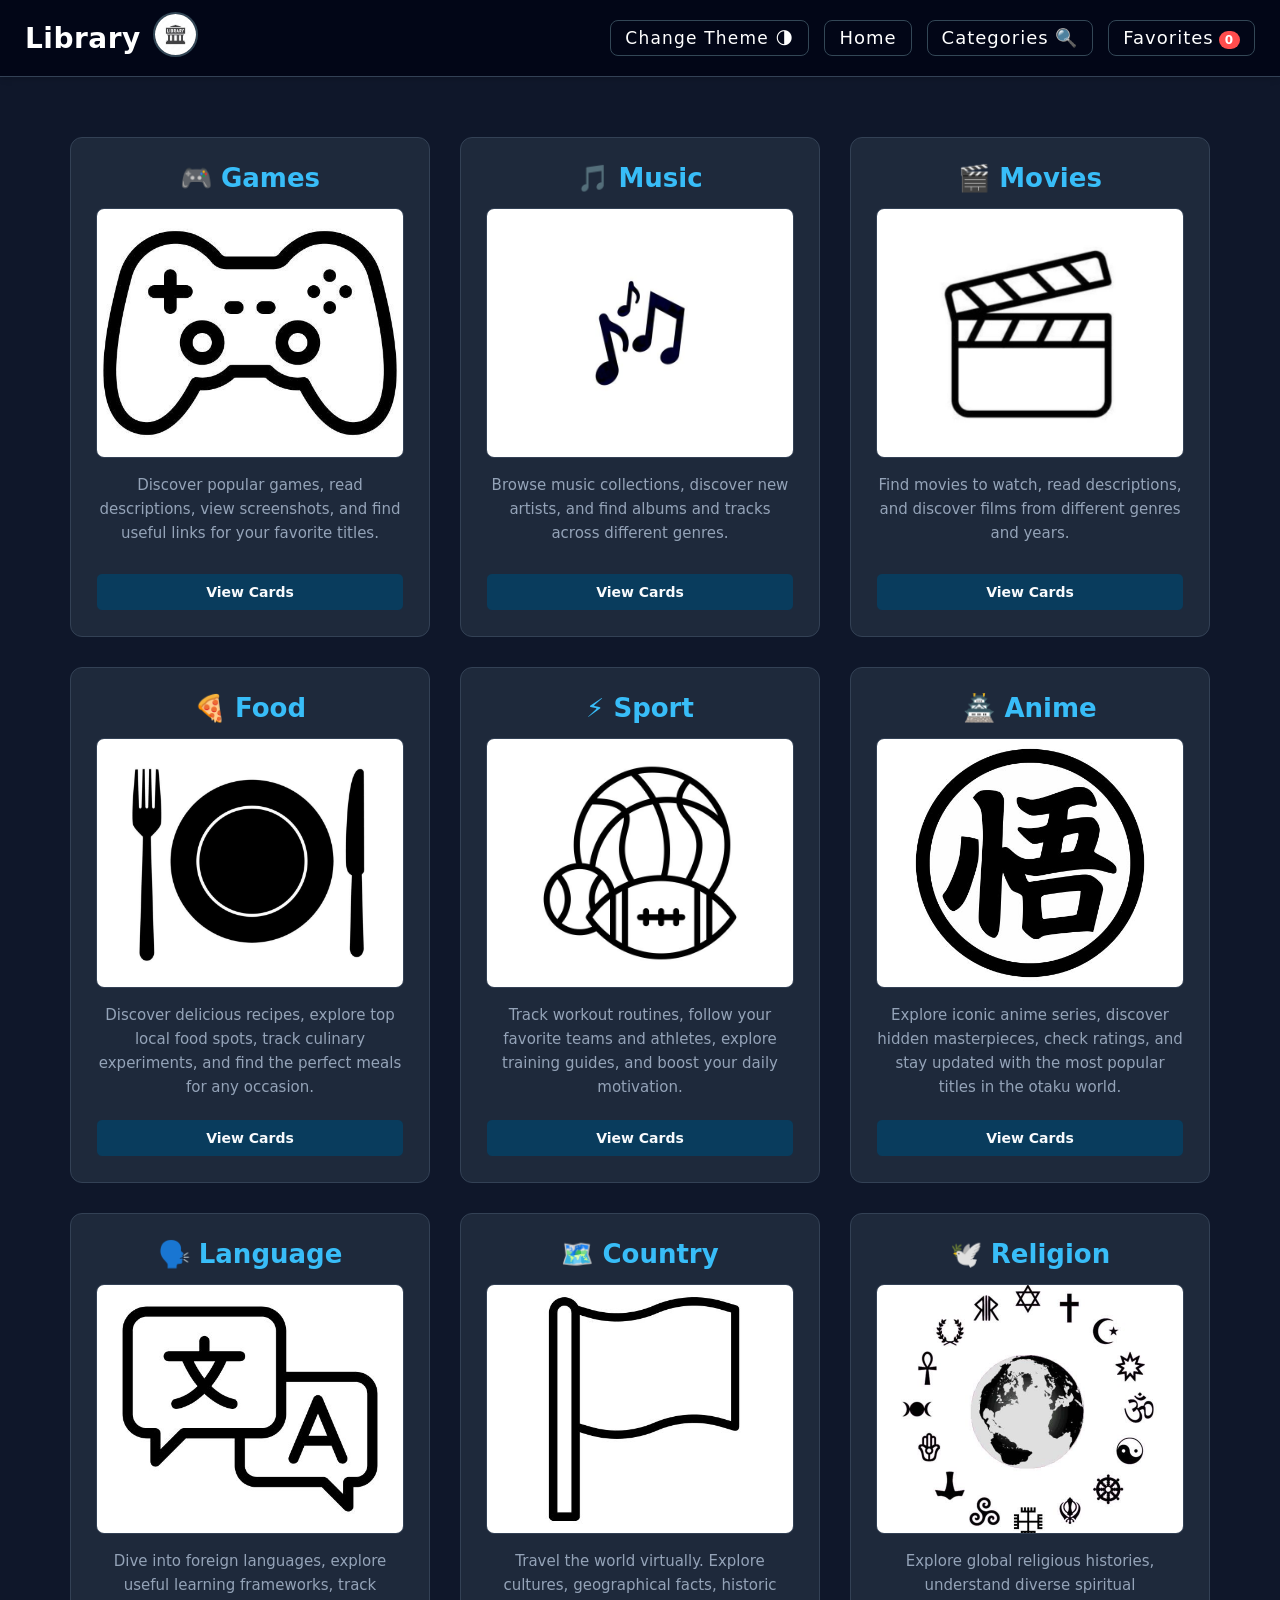
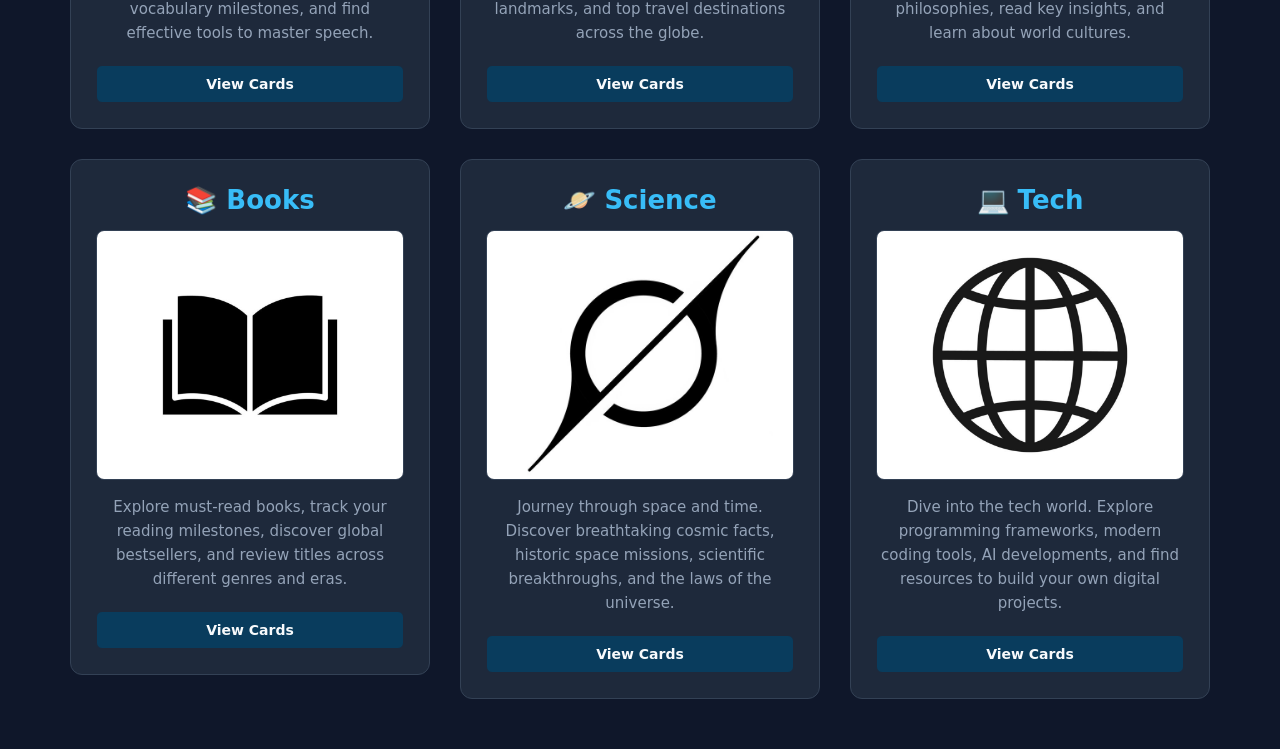
<file: index.html>
<!DOCTYPE html>
<html lang="en">

<head>
    <meta charset="UTF-8">
    <meta name="viewport" content="width=device-width, initial-scale=1.0">
    <title>Library - Main Menu</title>
    <link rel="stylesheet" href="style.css">
</head>

<body>
    <nav id="navbar">
        <div class="logo">
            <h1><a href="index.html">Library</a></h1>
            <a href="index.html"><img src="lib.jpg" alt="Library Icon"></a>
        </div>
        <div class="nav-links">
            <button id="theme-toggle" class="btn-theme">Change Theme 🌗</button>
            <a href="index.html">Home</a>
            <a href="#" id="search-btn">Categories 🔍</a>
            <a href="#" class="fav-link">Favorites<span id="fav-count">0</span></a>
        </div>
    </nav>

    <div id="search-dropdown" class="dropdown-hidden">
        <div class="dropdown-content">
            <h3>Quick Navigation</h3>
            <div class="tags-grid">
                <a href="games.html" class="tag-item">🎮 Games</a>
                <a href="music.html" class="tag-item">🎵 Music</a>
                <a href="movie.html" class="tag-item">🎬 Movies</a>
                <a href="food.html" class="tag-item">🍕 Food</a>
                <a href="sport.html" class="tag-item">⚡ Sport</a>
                <a href="anime.html" class="tag-item">🏯 Anime</a>
                <a href="language.html" class="tag-item">🗣️ Language</a>
                <a href="country.html" class="tag-item">🗺️ Country</a>
                <a href="religion.html" class="tag-item">🕊️ Religion</a>
                <a href="books.html" class="tag-item">📚 Books</a>
                <a href="space.html" class="tag-item">🪐 Science</a>
                <a href="tech.html" class="tag-item">💻 Tech</a>
            </div>
        </div>
    </div>

    <div class="maincontainer">

        <div class="maincard">
            <h2 class="card-title">🎮 Games</h2>
            <img src="gamesc.jpg" alt="Games Icon">
            <p>Discover popular games, read descriptions, view screenshots, and find useful links for your favorite
                titles.</p>
            <div class="card-link">
                <a href="games.html" class="btn main-btn">View Cards</a>
            </div>
        </div>

        <div class="maincard">
            <h2 class="card-title">🎵 Music</h2>
            <img src="musiccc.jpg" alt="Music Icon">
            <p>Browse music collections, discover new artists, and find albums and tracks across different genres.</p>
            <div class="card-link">
                <a href="music.html" class="btn main-btn">View Cards</a>
            </div>
        </div>

        <div class="maincard">
            <h2 class="card-title">🎬 Movies</h2>
            <img src="moviec.jpg" alt="Movies Icon">
            <p>Find movies to watch, read descriptions, and discover films from different genres and years.</p>
            <div class="card-link">
                <a href="movie.html" class="btn main-btn">View Cards</a>
            </div>
        </div>

        <div class="maincard">
            <h2 class="card-title">🍕 Food</h2>
            <img src="food.jpg" alt="Food Icon">
            <p>Discover delicious recipes, explore top local food spots, track culinary experiments, and find the
                perfect meals for any occasion.</p>
            <div class="card-link">
                <a href="food.html" class="btn main-btn">View Cards</a>
            </div>
        </div>

        <div class="maincard">
            <h2 class="card-title">⚡ Sport</h2>
            <img src="sport.jpg" alt="Sport Icon">
            <p>Track workout routines, follow your favorite teams and athletes, explore training guides, and boost your
                daily motivation.</p>
            <div class="card-link">
                <a href="sport.html" class="btn main-btn">View Cards</a>
            </div>
        </div>

        <div class="maincard">
            <h2 class="card-title">🏯 Anime</h2>
            <img src="animedragon.jpg" alt="Anime Icon">
            <p>Explore iconic anime series, discover hidden masterpieces, check ratings, and stay updated with the most
                popular titles in the otaku world.</p>
            <div class="card-link">
                <a href="anime.html" class="btn main-btn">View Cards</a>
            </div>
        </div>

        <div class="maincard">
            <h2 class="card-title">🗣️ Language</h2>
            <img src="language.jpg" alt="Language Icon">
            <p>Dive into foreign languages, explore useful learning frameworks, track vocabulary milestones, and find
                effective tools to master speech.</p>
            <div class="card-link">
                <a href="language.html" class="btn main-btn">View Cards</a>
            </div>
        </div>

        <div class="maincard">
            <h2 class="card-title">🗺️ Country</h2>
            <img src="country.jpg" alt="Country Icon">
            <p>Travel the world virtually. Explore cultures, geographical facts, historic landmarks, and top travel
                destinations across the globe.</p>
            <div class="card-link">
                <a href="country.html" class="btn main-btn">View Cards</a>
            </div>
        </div>

        <div class="maincard">
            <h2 class="card-title">🕊️ Religion</h2>
            <img src="religion.jpg" alt="Religion Icon">
            <p>Explore global religious histories, understand diverse spiritual philosophies, read key insights, and
                learn about world cultures.</p>
            <div class="card-link">
                <a href="religion.html" class="btn main-btn">View Cards</a>
            </div>
        </div>

        <div class="maincard">
            <h2 class="card-title">📚 Books</h2>
            <img src="book.jpg" alt="Books Icon">
            <p>Explore must-read books, track your reading milestones, discover global bestsellers, and review titles
                across different genres and eras.</p>
            <div class="card-link">
                <a href="books.html" class="btn main-btn">View Cards</a>
            </div>
        </div>

        <div class="maincard">
            <h2 class="card-title">🪐 Science</h2>
            <img src="space.jpg" alt="Science Icon">
            <p>Journey through space and time. Discover breathtaking cosmic facts, historic space missions, scientific
                breakthroughs, and the laws of the universe.</p>
            <div class="card-link">
                <a href="space.html" class="btn main-btn">View Cards</a>
            </div>
        </div>

        <div class="maincard">
            <h2 class="card-title">💻 Tech</h2>
            <img src="tech.jpg" alt="Tech Icon">
            <p>Dive into the tech world. Explore programming frameworks, modern coding tools, AI developments, and find
                resources to build your own digital projects.</p>
            <div class="card-link">
                <a href="tech.html" class="btn main-btn">View Cards</a>
            </div>
        </div>

    </div>

    <script src="script.js"></script>
</body>

</html>
</file>
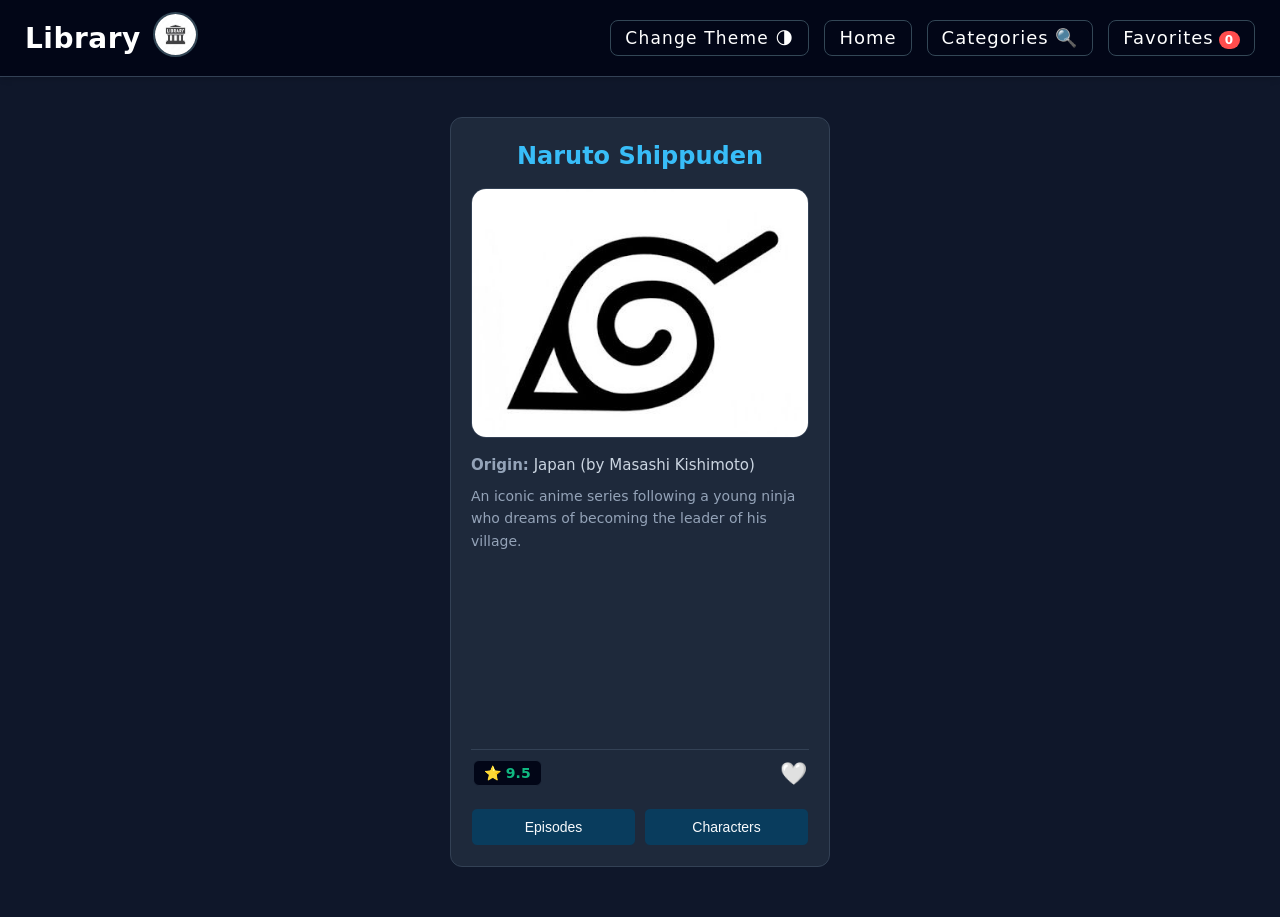
<file: anime.html>
<!DOCTYPE html>
<html lang="en">

<head>
    <meta charset="UTF-8">
    <meta name="viewport" content="width=device-width, initial-scale=1.0">
    <title>Movie - Library</title>
    <link rel="stylesheet" href="style.css">
</head>

<body>
    <nav id="navbar">
        <div class="logo">
            <h1><a href="index.html">Library</a></h1>
            <a href="index.html"><img src="lib.jpg" alt="Library Icon"></a>
        </div>
        <div class="nav-links">
            <button id="theme-toggle" class="btn-theme">Change Theme 🌗</button>
            <a href="index.html">Home</a>
            <a href="#" id="search-btn">Categories 🔍</a>
            <a href="#" class="fav-link">Favorites<span id="fav-count">0</span></a>
        </div>
    </nav>

    <div id="search-dropdown" class="dropdown-hidden">
        <div class="dropdown-content">
            <h3>Quick Navigation</h3>
            <div class="tags-grid">
                <a href="games.html" class="tag-item">🎮 Games</a>
                <a href="music.html" class="tag-item">🎵 Music</a>
                <a href="movie.html" class="tag-item">🎬 Movies</a>
                <a href="food.html" class="tag-item">🍕 Food</a>
                <a href="sport.html" class="tag-item">⚡ Sport</a>
                <a href="anime.html" class="tag-item">🏯 Anime</a>
                <a href="language.html" class="tag-item">🗣️ Language</a>
                <a href="country.html" class="tag-item">🗺️ Country</a>
                <a href="religion.html" class="tag-item">🕊️ Religion</a>
                <a href="books.html" class="tag-item">📚 Books</a>
                <a href="space.html" class="tag-item">🪐 Science</a>
                <a href="tech.html" class="tag-item">💻 Tech</a>
            </div>
        </div>
    </div>



    <div id="anime-container" class="container"></div>


    <script src="script.js"></script>
</body>

</html>
</file>
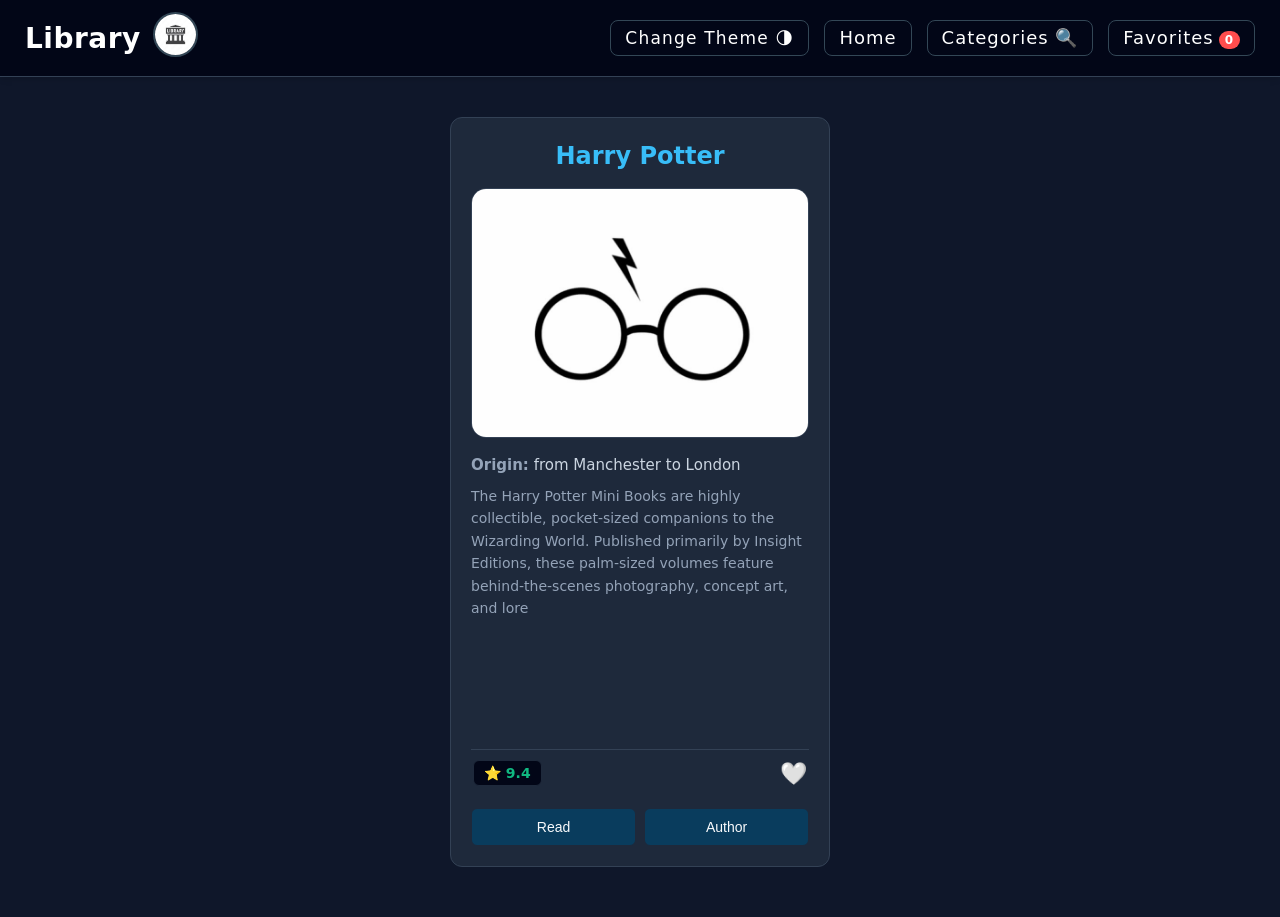
<file: books.html>
<!DOCTYPE html>
<html lang="en">

<head>
    <meta charset="UTF-8">
    <meta name="viewport" content="width=device-width, initial-scale=1.0">
    <title>Movie - Library</title>
    <link rel="stylesheet" href="style.css">
</head>

<body>
    <nav id="navbar">
        <div class="logo">
            <h1><a href="index.html">Library</a></h1>
            <a href="index.html"><img src="lib.jpg" alt="Library Icon"></a>
        </div>
        <div class="nav-links">
            <button id="theme-toggle" class="btn-theme">Change Theme 🌗</button>
            <a href="index.html">Home</a>
            <a href="#" id="search-btn">Categories 🔍</a>
            <a href="#" class="fav-link">Favorites<span id="fav-count">0</span></a>
        </div>
    </nav>

    <div id="search-dropdown" class="dropdown-hidden">
        <div class="dropdown-content">
            <h3>Quick Navigation</h3>
            <div class="tags-grid">
                <a href="games.html" class="tag-item">🎮 Games</a>
                <a href="music.html" class="tag-item">🎵 Music</a>
                <a href="movie.html" class="tag-item">🎬 Movies</a>
                <a href="food.html" class="tag-item">🍕 Food</a>
                <a href="sport.html" class="tag-item">⚡ Sport</a>
                <a href="anime.html" class="tag-item">🏯 Anime</a>
                <a href="language.html" class="tag-item">🗣️ Language</a>
                <a href="country.html" class="tag-item">🗺️ Country</a>
                <a href="religion.html" class="tag-item">🕊️ Religion</a>
                <a href="books.html" class="tag-item">📚 Books</a>
                <a href="space.html" class="tag-item">🪐 Science</a>
                <a href="tech.html" class="tag-item">💻 Tech</a>
            </div>
        </div>
    </div>

    
    <div id="books-container" class="container"></div>


    <script src="script.js"></script>
</body>

</html>
</file>
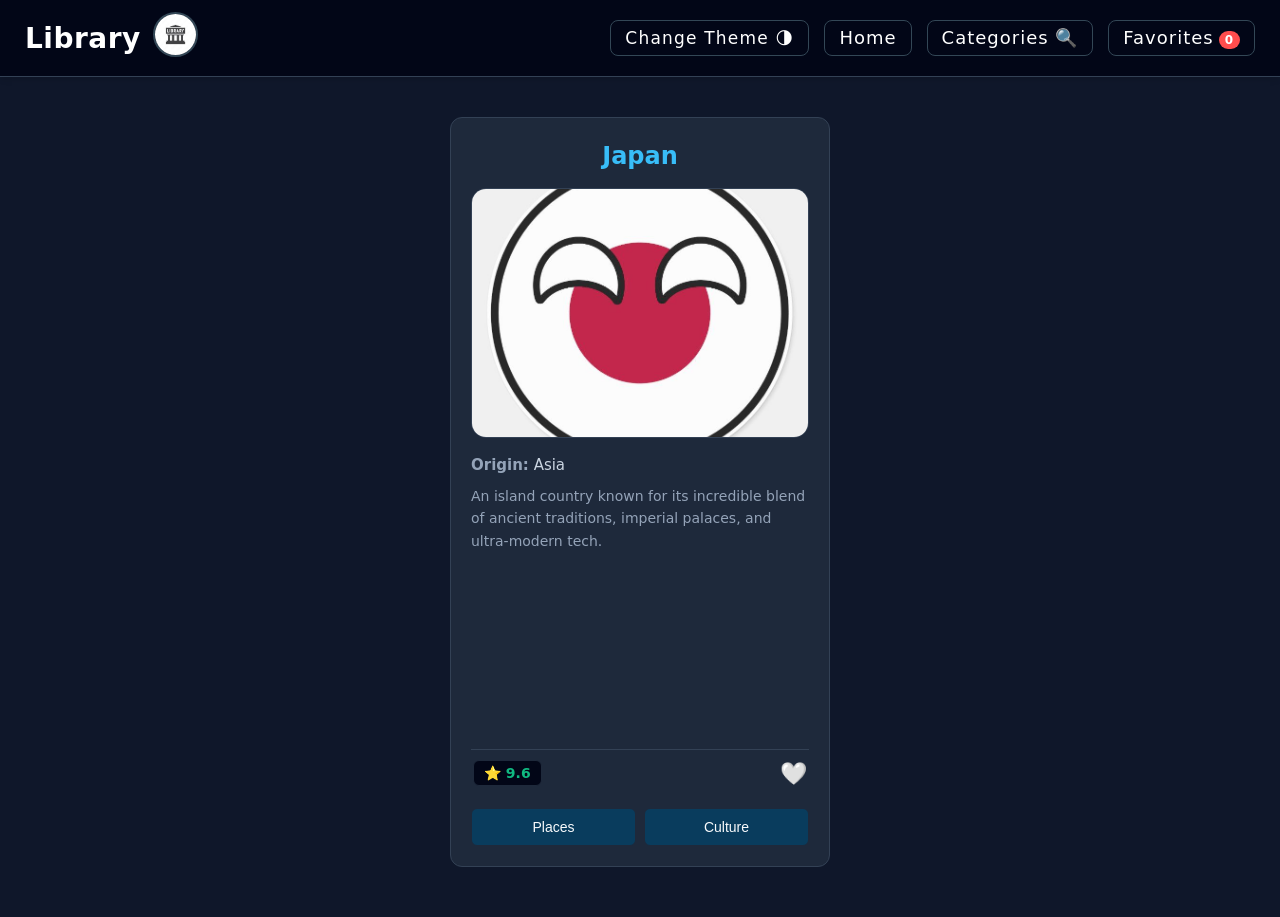
<file: country.html>
<!DOCTYPE html>
<html lang="en">

<head>
    <meta charset="UTF-8">
    <meta name="viewport" content="width=device-width, initial-scale=1.0">
    <title>Movie - Library</title>
    <link rel="stylesheet" href="style.css">
</head>

<body>
    <nav id="navbar">
        <div class="logo">
            <h1><a href="index.html">Library</a></h1>
            <a href="index.html"><img src="lib.jpg" alt="Library Icon"></a>
        </div>
        <div class="nav-links">
            <button id="theme-toggle" class="btn-theme">Change Theme 🌗</button>
            <a href="index.html">Home</a>
            <a href="#" id="search-btn">Categories 🔍</a>
            <a href="#" class="fav-link">Favorites<span id="fav-count">0</span></a>
        </div>
    </nav>

    <div id="search-dropdown" class="dropdown-hidden">
        <div class="dropdown-content">
            <h3>Quick Navigation</h3>
            <div class="tags-grid">
                <a href="games.html" class="tag-item">🎮 Games</a>
                <a href="music.html" class="tag-item">🎵 Music</a>
                <a href="movie.html" class="tag-item">🎬 Movies</a>
                <a href="food.html" class="tag-item">🍕 Food</a>
                <a href="sport.html" class="tag-item">⚡ Sport</a>
                <a href="anime.html" class="tag-item">🏯 Anime</a>
                <a href="language.html" class="tag-item">🗣️ Language</a>
                <a href="country.html" class="tag-item">🗺️ Country</a>
                <a href="religion.html" class="tag-item">🕊️ Religion</a>
                <a href="books.html" class="tag-item">📚 Books</a>
                <a href="space.html" class="tag-item">🪐 Science</a>
                <a href="tech.html" class="tag-item">💻 Tech</a>
            </div>
        </div>
    </div>

    <div id="country-container" class="container"></div>


    <script src="script.js"></script>
</body>

</html>
</file>
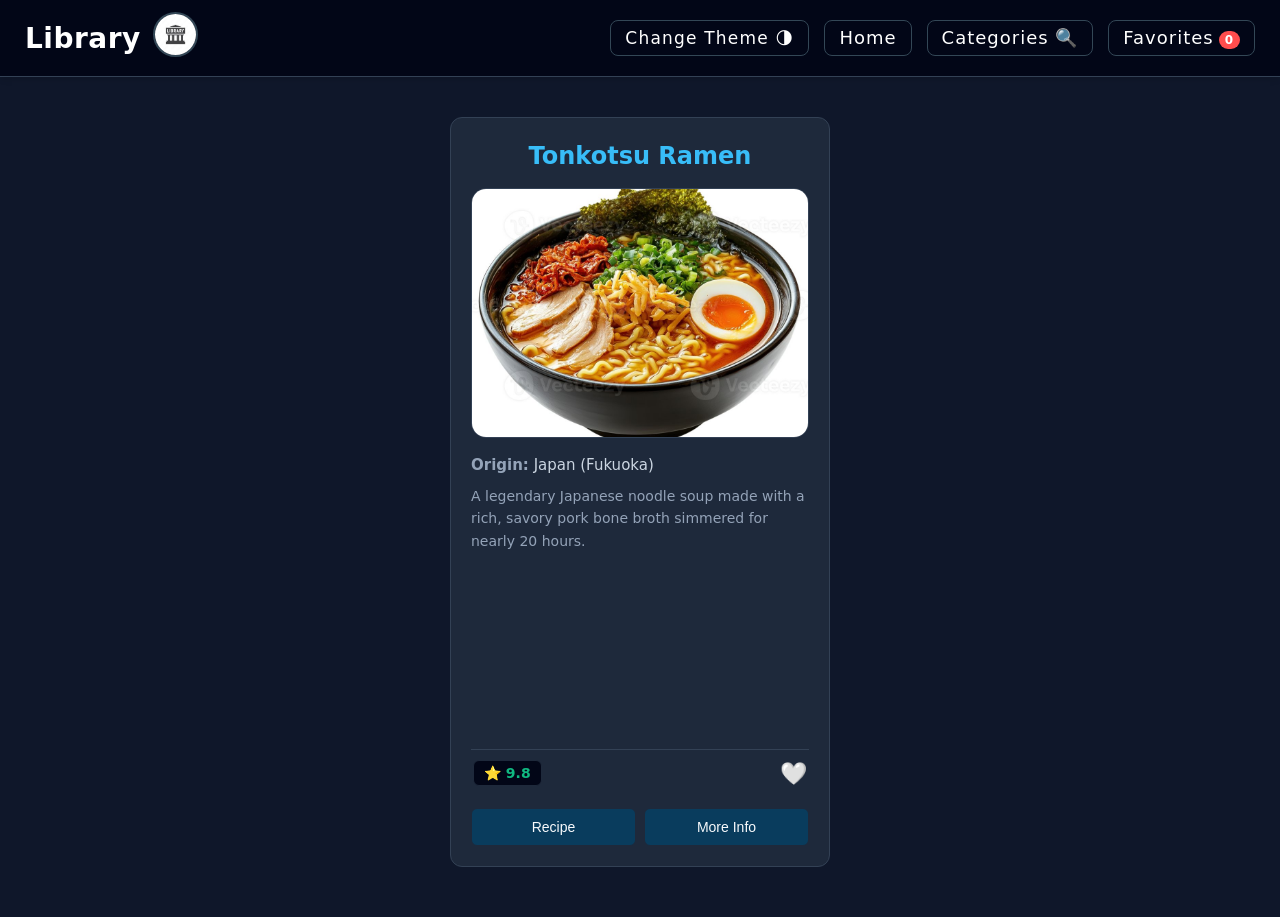
<file: food.html>
<!DOCTYPE html>
<html lang="en">

<head>
    <meta charset="UTF-8">
    <meta name="viewport" content="width=device-width, initial-scale=1.0">
    <title>Movie - Library</title>
    <link rel="stylesheet" href="style.css">
</head>

<body>
    <nav id="navbar">
        <div class="logo">
            <h1><a href="index.html">Library</a></h1>
            <a href="index.html"><img src="lib.jpg" alt="Library Icon"></a>
        </div>
        <div class="nav-links">
            <button id="theme-toggle" class="btn-theme">Change Theme 🌗</button>
            <a href="index.html">Home</a>
            <a href="#" id="search-btn">Categories 🔍</a>
            <a href="#" class="fav-link">Favorites<span id="fav-count">0</span></a>
        </div>
    </nav>

    <div id="search-dropdown" class="dropdown-hidden">
        <div class="dropdown-content">
            <h3>Quick Navigation</h3>
            <div class="tags-grid">
                <a href="games.html" class="tag-item">🎮 Games</a>
                <a href="music.html" class="tag-item">🎵 Music</a>
                <a href="movie.html" class="tag-item">🎬 Movies</a>
                <a href="food.html" class="tag-item">🍕 Food</a>
                <a href="sport.html" class="tag-item">⚡ Sport</a>
                <a href="anime.html" class="tag-item">🏯 Anime</a>
                <a href="language.html" class="tag-item">🗣️ Language</a>
                <a href="country.html" class="tag-item">🗺️ Country</a>
                <a href="religion.html" class="tag-item">🕊️ Religion</a>
                <a href="books.html" class="tag-item">📚 Books</a>
                <a href="space.html" class="tag-item">🪐 Science</a>
                <a href="tech.html" class="tag-item">💻 Tech</a>
            </div>
        </div>
    </div>

    <div id="food-container" class="container">
    </div>


    <script src="script.js"></script>
</body>

</html>
</file>
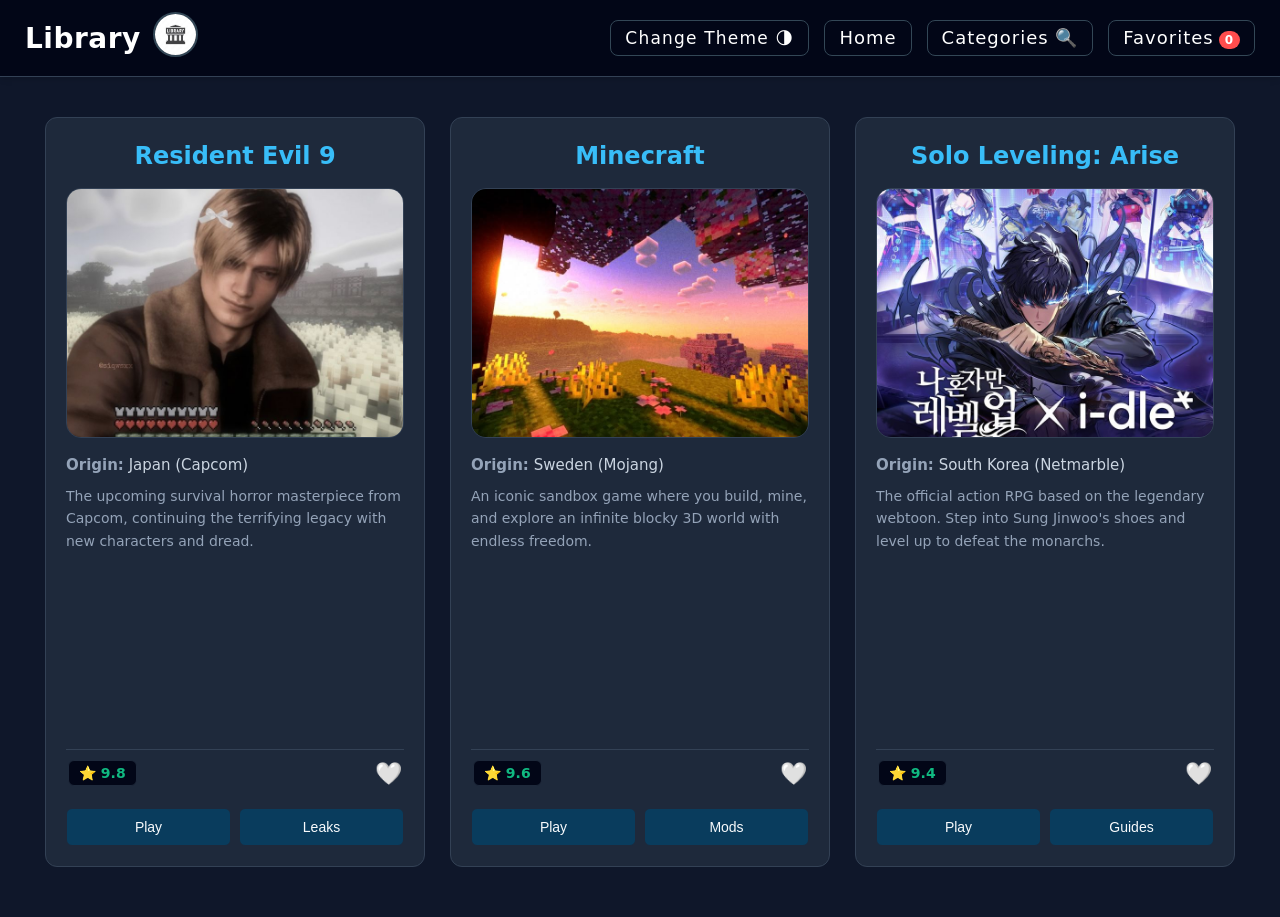
<file: games.html>
<!DOCTYPE html>
<html lang="en">

<head>
    <meta charset="UTF-8">
    <meta name="viewport" content="width=device-width, initial-scale=1.0">
    <title>Games - Library</title>
    <link rel="stylesheet" href="style.css">
</head>

<body>

    <nav id="navbar">
        <div class="logo">
            <h1><a href="index.html">Library</a></h1>
            <a href="index.html"><img src="lib.jpg" alt="Library Icon"></a>
        </div>
        <div class="nav-links">
            <button id="theme-toggle" class="btn-theme">Change Theme 🌗</button>
            <a href="index.html">Home</a>
            <a href="#" id="search-btn">Categories 🔍</a>
            <a href="#" class="fav-link">Favorites<span id="fav-count">0</span></a>
        </div>
    </nav>

    <div id="search-dropdown" class="dropdown-hidden">
        <div class="dropdown-content">
            <h3>Quick Navigation</h3>
            <div class="tags-grid">
                <a href="games.html" class="tag-item">🎮 Games</a>
                <a href="music.html" class="tag-item">🎵 Music</a>
                <a href="movie.html" class="tag-item">🎬 Movies</a>
                <a href="food.html" class="tag-item">🍕 Food</a>
                <a href="sport.html" class="tag-item">⚡ Sport</a>
                <a href="anime.html" class="tag-item">🏯 Anime</a>
                <a href="language.html" class="tag-item">🗣️ Language</a>
                <a href="country.html" class="tag-item">🗺️ Country</a>
                <a href="religion.html" class="tag-item">🕊️ Religion</a>
                <a href="books.html" class="tag-item">📚 Books</a>
                <a href="space.html" class="tag-item">🪐 Science</a>
                <a href="tech.html" class="tag-item">💻 Tech</a>
            </div>
        </div>
    </div>

    <div id="games-container" class="container"></div>
    
    <script src="script.js"></script>
</body>

</html>
</file>
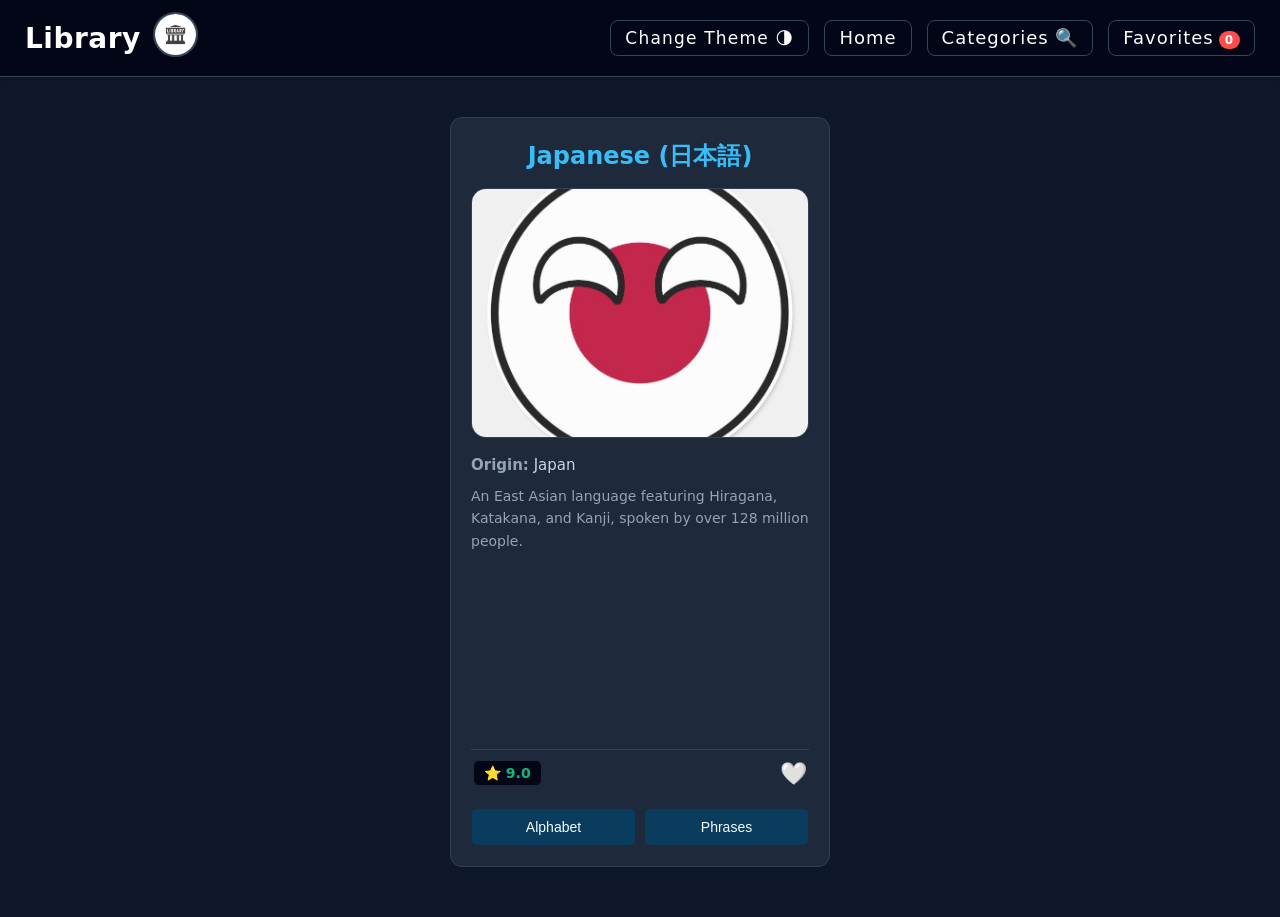
<file: language.html>
<!DOCTYPE html>
<html lang="en">

<head>
    <meta charset="UTF-8">
    <meta name="viewport" content="width=device-width, initial-scale=1.0">
    <title>Movie - Library</title>
    <link rel="stylesheet" href="style.css">
</head>

<body>
    <nav id="navbar">
        <div class="logo">
            <h1><a href="index.html">Library</a></h1>
            <a href="index.html"><img src="lib.jpg" alt="Library Icon"></a>
        </div>
        <div class="nav-links">
            <button id="theme-toggle" class="btn-theme">Change Theme 🌗</button>
            <a href="index.html">Home</a>
            <a href="#" id="search-btn">Categories 🔍</a>
            <a href="#" class="fav-link">Favorites<span id="fav-count">0</span></a>
        </div>
    </nav>

    <div id="search-dropdown" class="dropdown-hidden">
        <div class="dropdown-content">
            <h3>Quick Navigation</h3>
            <div class="tags-grid">
                <a href="games.html" class="tag-item">🎮 Games</a>
                <a href="music.html" class="tag-item">🎵 Music</a>
                <a href="movie.html" class="tag-item">🎬 Movies</a>
                <a href="food.html" class="tag-item">🍕 Food</a>
                <a href="sport.html" class="tag-item">⚡ Sport</a>
                <a href="anime.html" class="tag-item">🏯 Anime</a>
                <a href="language.html" class="tag-item">🗣️ Language</a>
                <a href="country.html" class="tag-item">🗺️ Country</a>
                <a href="religion.html" class="tag-item">🕊️ Religion</a>
                <a href="books.html" class="tag-item">📚 Books</a>
                <a href="space.html" class="tag-item">🪐 Science</a>
                <a href="tech.html" class="tag-item">💻 Tech</a>
            </div>
        </div>
    </div>

    <div id="language-container" class="container"></div>


    <script src="script.js"></script>
</body>

</html>
</file>
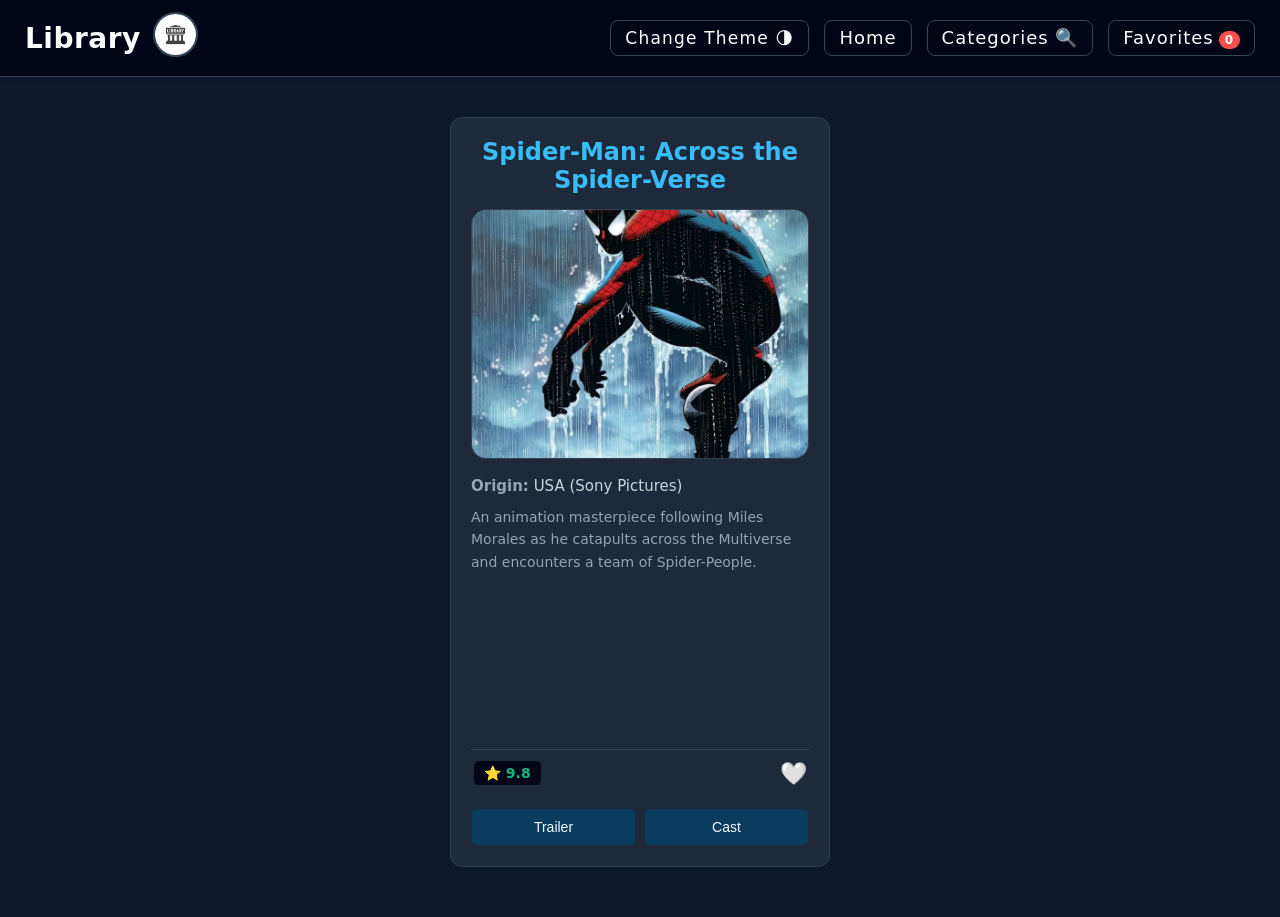
<file: movie.html>
<!DOCTYPE html>
<html lang="en">

<head>
    <meta charset="UTF-8">
    <meta name="viewport" content="width=device-width, initial-scale=1.0">
    <title>Movie - Library</title>
    <link rel="stylesheet" href="style.css">
</head>

<body>
    <nav id="navbar">
        <div class="logo">
            <h1><a href="index.html">Library</a></h1>
            <a href="index.html"><img src="lib.jpg" alt="Library Icon"></a>
        </div>
        <div class="nav-links">
            <button id="theme-toggle" class="btn-theme">Change Theme 🌗</button>
            <a href="index.html">Home</a>
            <a href="#" id="search-btn">Categories 🔍</a>
            <a href="#" class="fav-link">Favorites<span id="fav-count">0</span></a>
        </div>
    </nav>

    <div id="search-dropdown" class="dropdown-hidden">
        <div class="dropdown-content">
            <h3>Quick Navigation</h3>
            <div class="tags-grid">
                <a href="games.html" class="tag-item">🎮 Games</a>
                <a href="music.html" class="tag-item">🎵 Music</a>
                <a href="movie.html" class="tag-item">🎬 Movies</a>
                <a href="food.html" class="tag-item">🍕 Food</a>
                <a href="sport.html" class="tag-item">⚡ Sport</a>
                <a href="anime.html" class="tag-item">🏯 Anime</a>
                <a href="language.html" class="tag-item">🗣️ Language</a>
                <a href="country.html" class="tag-item">🗺️ Country</a>
                <a href="religion.html" class="tag-item">🕊️ Religion</a>
                <a href="books.html" class="tag-item">📚 Books</a>
                <a href="space.html" class="tag-item">🪐 Science</a>
                <a href="tech.html" class="tag-item">💻 Tech</a>
            </div>
        </div>
    </div>


    <div id="movies-container" class="container"></div>
    
    <script src="script.js"></script>
</body>

</html>
</file>
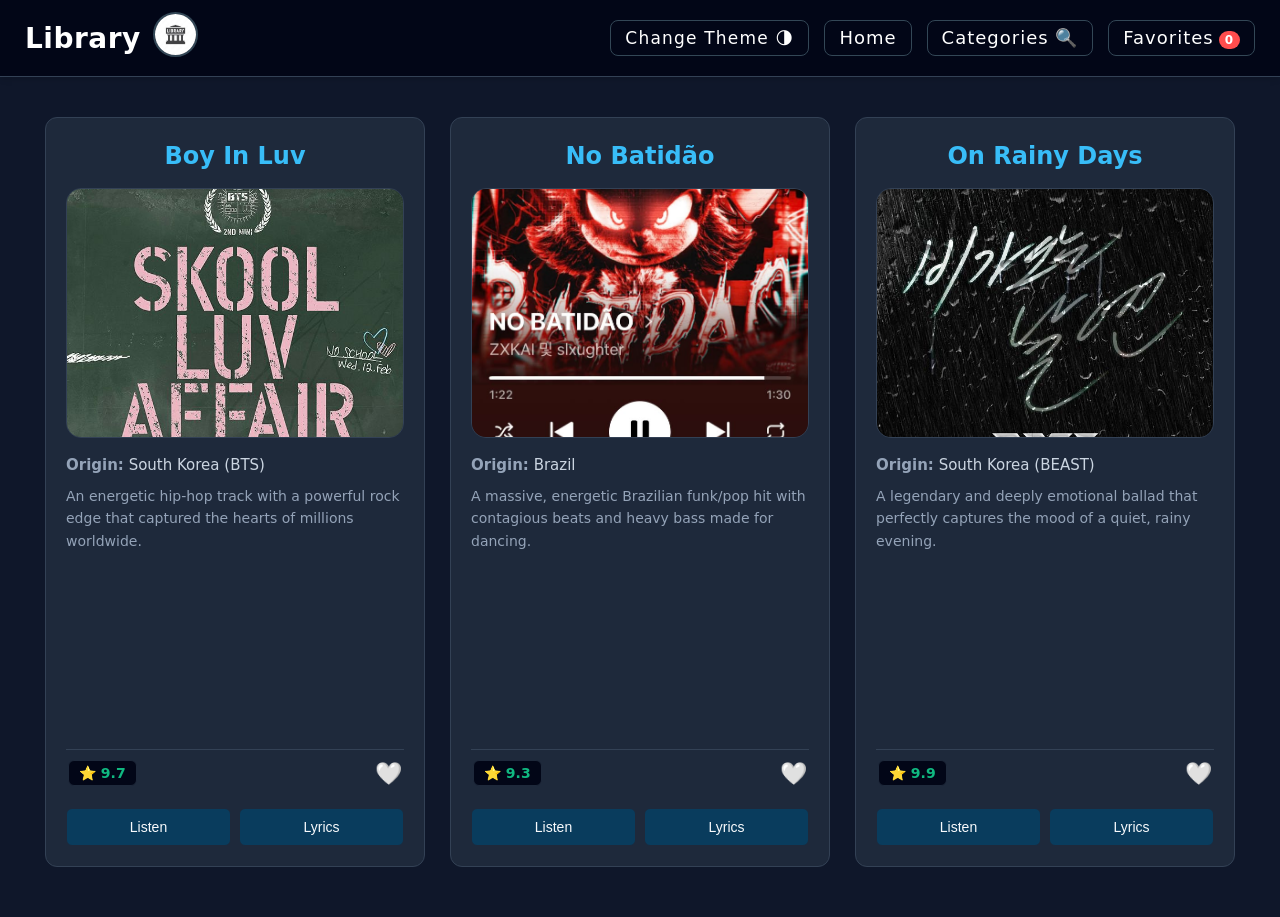
<file: music.html>
<!DOCTYPE html>
<html lang="en">

<head>
    <meta charset="UTF-8">
    <meta name="viewport" content="width=device-width, initial-scale=1.0">
    <title>Music - Library</title>
    <link rel="stylesheet" href="style.css">
</head>

<body>

    <nav id="navbar">
        <div class="logo">
            <h1><a href="index.html">Library</a></h1>
            <a href="index.html"><img src="lib.jpg" alt="Library Icon"></a>
        </div>
        <div class="nav-links">
            <button id="theme-toggle" class="btn-theme">Change Theme 🌗</button>
            <a href="index.html">Home</a>
            <a href="#" id="search-btn">Categories 🔍</a>
            <a href="#" class="fav-link">Favorites<span id="fav-count">0</span></a>
        </div>
    </nav>

    <div id="search-dropdown" class="dropdown-hidden">
        <div class="dropdown-content">
            <h3>Quick Navigation</h3>
            <div class="tags-grid">
                <a href="games.html" class="tag-item">🎮 Games</a>
                <a href="music.html" class="tag-item">🎵 Music</a>
                <a href="movie.html" class="tag-item">🎬 Movies</a>
                <a href="food.html" class="tag-item">🍕 Food</a>
                <a href="sport.html" class="tag-item">⚡ Sport</a>
                <a href="anime.html" class="tag-item">🏯 Anime</a>
                <a href="language.html" class="tag-item">🗣️ Language</a>
                <a href="country.html" class="tag-item">🗺️ Country</a>
                <a href="religion.html" class="tag-item">🕊️ Religion</a>
                <a href="books.html" class="tag-item">📚 Books</a>
                <a href="space.html" class="tag-item">🪐 Science</a>
                <a href="tech.html" class="tag-item">💻 Tech</a>
            </div>
        </div>
    </div>
    <div id="music-container" class="container"></div>

    <script src="script.js"></script>
</body>

</html>
</file>
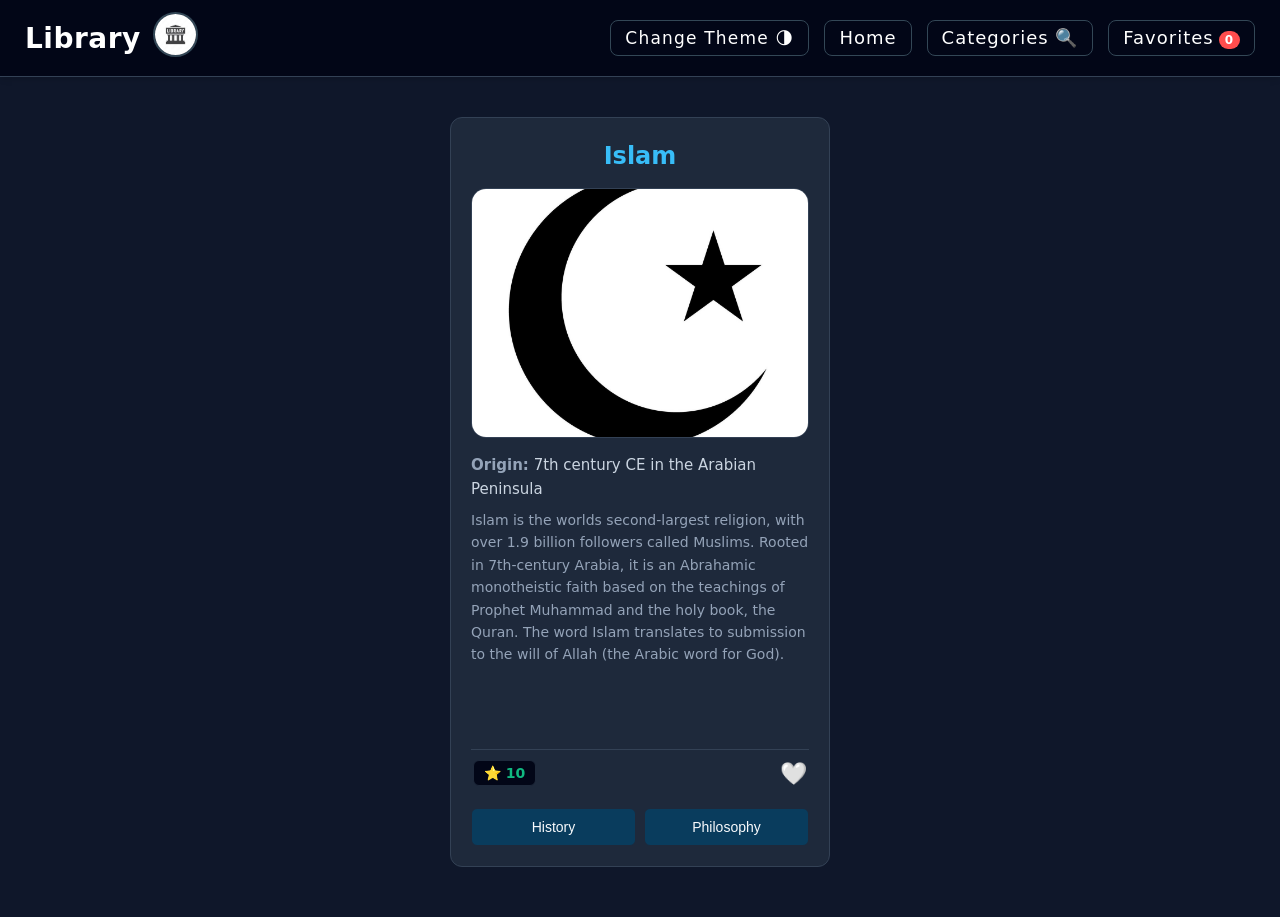
<file: religion.html>
<!DOCTYPE html>
<html lang="en">

<head>
    <meta charset="UTF-8">
    <meta name="viewport" content="width=device-width, initial-scale=1.0">
    <title>Movie - Library</title>
    <link rel="stylesheet" href="style.css">
</head>

<body>
    <nav id="navbar">
        <div class="logo">
            <h1><a href="index.html">Library</a></h1>
            <a href="index.html"><img src="lib.jpg" alt="Library Icon"></a>
        </div>
        <div class="nav-links">
            <button id="theme-toggle" class="btn-theme">Change Theme 🌗</button>
            <a href="index.html">Home</a>
            <a href="#" id="search-btn">Categories 🔍</a>
            <a href="#" class="fav-link">Favorites<span id="fav-count">0</span></a>
        </div>
    </nav>

    <div id="search-dropdown" class="dropdown-hidden">
        <div class="dropdown-content">
            <h3>Quick Navigation</h3>
            <div class="tags-grid">
                <a href="games.html" class="tag-item">🎮 Games</a>
                <a href="music.html" class="tag-item">🎵 Music</a>
                <a href="movie.html" class="tag-item">🎬 Movies</a>
                <a href="food.html" class="tag-item">🍕 Food</a>
                <a href="sport.html" class="tag-item">⚡ Sport</a>
                <a href="anime.html" class="tag-item">🏯 Anime</a>
                <a href="language.html" class="tag-item">🗣️ Language</a>
                <a href="country.html" class="tag-item">🗺️ Country</a>
                <a href="religion.html" class="tag-item">🕊️ Religion</a>
                <a href="books.html" class="tag-item">📚 Books</a>
                <a href="space.html" class="tag-item">🪐 Science</a>
                <a href="tech.html" class="tag-item">💻 Tech</a>
            </div>
        </div>
    </div>

    <div id="religion-container" class="container"></div>


    <script src="script.js"></script>
</body>

</html>
</file>
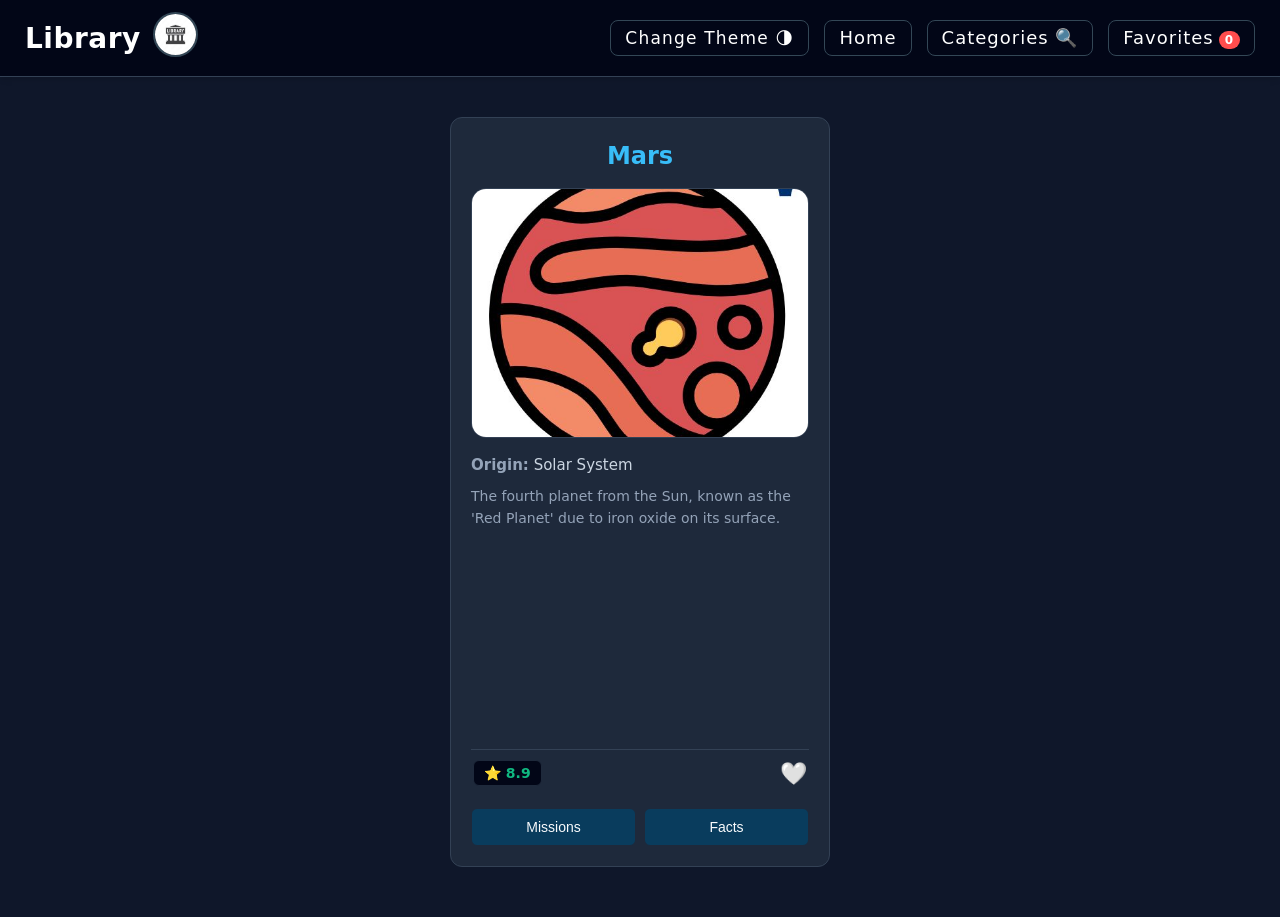
<file: space.html>
<!DOCTYPE html>
<html lang="en">

<head>
    <meta charset="UTF-8">
    <meta name="viewport" content="width=device-width, initial-scale=1.0">
    <title>Movie - Library</title>
    <link rel="stylesheet" href="style.css">
</head>

<body>
    <nav id="navbar">
        <div class="logo">
            <h1><a href="index.html">Library</a></h1>
            <a href="index.html"><img src="lib.jpg" alt="Library Icon"></a>
        </div>
        <div class="nav-links">
            <button id="theme-toggle" class="btn-theme">Change Theme 🌗</button>
            <a href="index.html">Home</a>
            <a href="#" id="search-btn">Categories 🔍</a>
            <a href="#" class="fav-link">Favorites<span id="fav-count">0</span></a>
        </div>
    </nav>

    <div id="search-dropdown" class="dropdown-hidden">
        <div class="dropdown-content">
            <h3>Quick Navigation</h3>
            <div class="tags-grid">
                <a href="games.html" class="tag-item">🎮 Games</a>
                <a href="music.html" class="tag-item">🎵 Music</a>
                <a href="movie.html" class="tag-item">🎬 Movies</a>
                <a href="food.html" class="tag-item">🍕 Food</a>
                <a href="sport.html" class="tag-item">⚡ Sport</a>
                <a href="anime.html" class="tag-item">🏯 Anime</a>
                <a href="language.html" class="tag-item">🗣️ Language</a>
                <a href="country.html" class="tag-item">🗺️ Country</a>
                <a href="religion.html" class="tag-item">🕊️ Religion</a>
                <a href="books.html" class="tag-item">📚 Books</a>
                <a href="space.html" class="tag-item">🪐 Science</a>
                <a href="tech.html" class="tag-item">💻 Tech</a>
            </div>
        </div>
    </div>

    <div id="space-container" class="container"></div>


    <script src="script.js"></script>
</body>

</html>
</file>
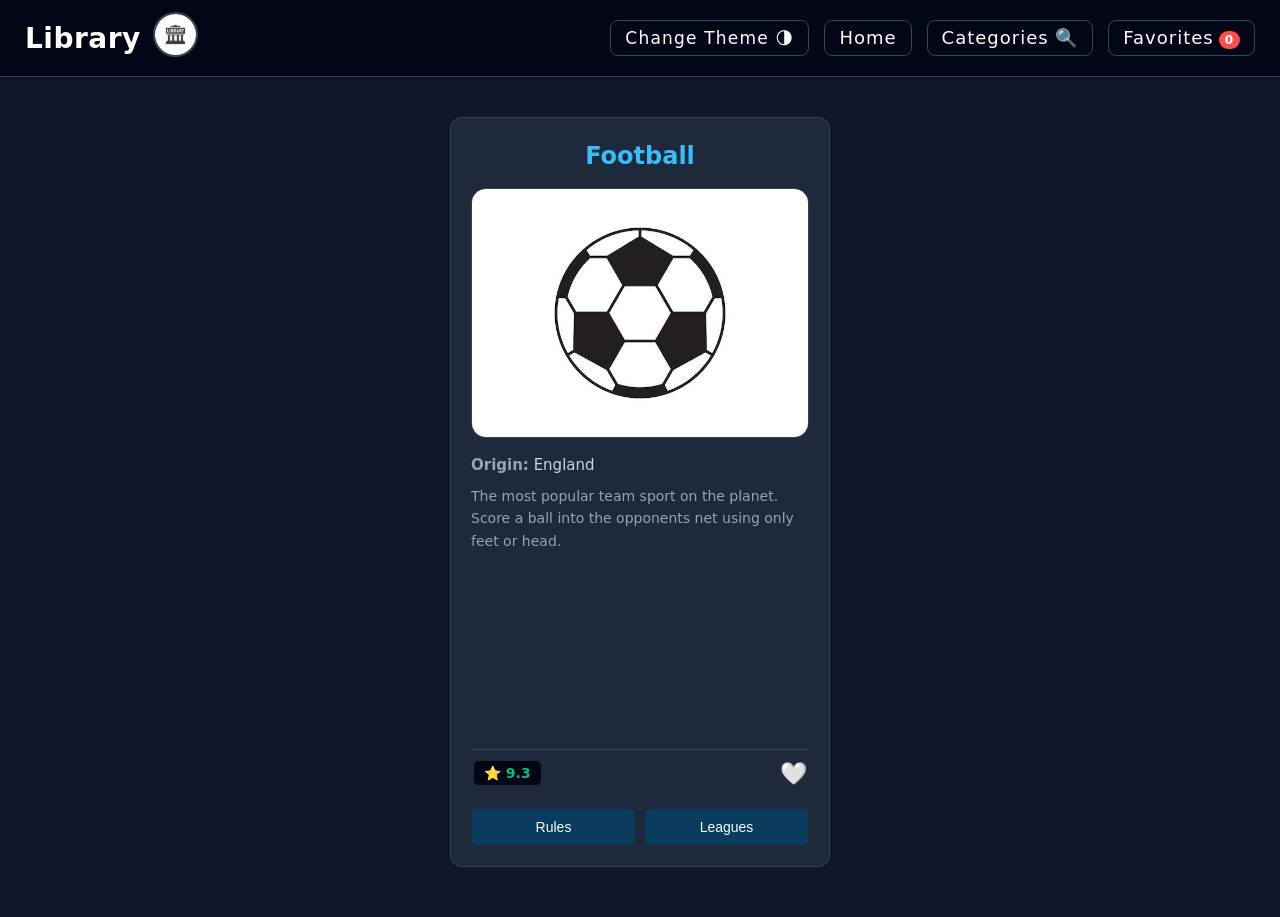
<file: sport.html>
<!DOCTYPE html>
<html lang="en">

<head>
    <meta charset="UTF-8">
    <meta name="viewport" content="width=device-width, initial-scale=1.0">
    <title>Movie - Library</title>
    <link rel="stylesheet" href="style.css">
</head>

<body>
    <nav id="navbar">
        <div class="logo">
            <h1><a href="index.html">Library</a></h1>
            <a href="index.html"><img src="lib.jpg" alt="Library Icon"></a>
        </div>
        <div class="nav-links">
            <button id="theme-toggle" class="btn-theme">Change Theme 🌗</button>
            <a href="index.html">Home</a>
            <a href="#" id="search-btn">Categories 🔍</a>
            <a href="#" class="fav-link">Favorites<span id="fav-count">0</span></a>
        </div>
    </nav>

    <div id="search-dropdown" class="dropdown-hidden">
        <div class="dropdown-content">
            <h3>Quick Navigation</h3>
            <div class="tags-grid">
                <a href="games.html" class="tag-item">🎮 Games</a>
                <a href="music.html" class="tag-item">🎵 Music</a>
                <a href="movie.html" class="tag-item">🎬 Movies</a>
                <a href="food.html" class="tag-item">🍕 Food</a>
                <a href="sport.html" class="tag-item">⚡ Sport</a>
                <a href="anime.html" class="tag-item">🏯 Anime</a>
                <a href="language.html" class="tag-item">🗣️ Language</a>
                <a href="country.html" class="tag-item">🗺️ Country</a>
                <a href="religion.html" class="tag-item">🕊️ Religion</a>
                <a href="books.html" class="tag-item">📚 Books</a>
                <a href="space.html" class="tag-item">🪐 Science</a>
                <a href="tech.html" class="tag-item">💻 Tech</a>
            </div>
        </div>
    </div>


    <div id="sport-container" class="container"></div>


    <script src="script.js"></script>
</body>

</html>
</file>
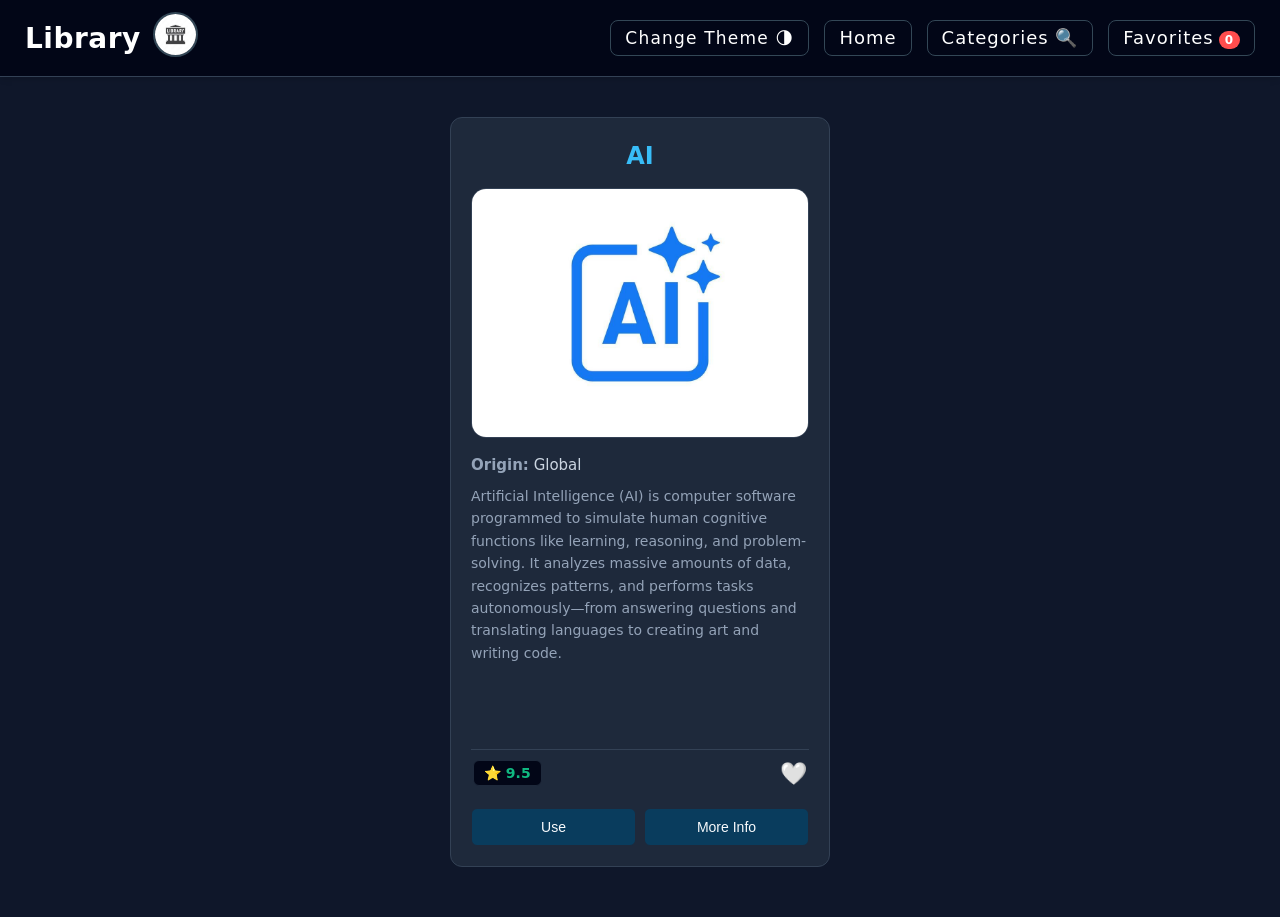
<file: tech.html>
<!DOCTYPE html>
<html lang="en">

<head>
    <meta charset="UTF-8">
    <meta name="viewport" content="width=device-width, initial-scale=1.0">
    <title>Movie - Library</title>
    <link rel="stylesheet" href="style.css">
</head>

<body>
    <nav id="navbar">
        <div class="logo">
            <h1><a href="index.html">Library</a></h1>
            <a href="index.html"><img src="lib.jpg" alt="Library Icon"></a>
        </div>
        <div class="nav-links">
            <button id="theme-toggle" class="btn-theme">Change Theme 🌗</button>
            <a href="index.html">Home</a>
            <a href="#" id="search-btn">Categories 🔍</a>
            <a href="#" class="fav-link">Favorites<span id="fav-count">0</span></a>
        </div>
    </nav>

    <div id="search-dropdown" class="dropdown-hidden">
        <div class="dropdown-content">
            <h3>Quick Navigation</h3>
            <div class="tags-grid">
                <a href="games.html" class="tag-item">🎮 Games</a>
                <a href="music.html" class="tag-item">🎵 Music</a>
                <a href="movie.html" class="tag-item">🎬 Movies</a>
                <a href="food.html" class="tag-item">🍕 Food</a>
                <a href="sport.html" class="tag-item">⚡ Sport</a>
                <a href="anime.html" class="tag-item">🏯 Anime</a>
                <a href="language.html" class="tag-item">🗣️ Language</a>
                <a href="country.html" class="tag-item">🗺️ Country</a>
                <a href="religion.html" class="tag-item">🕊️ Religion</a>
                <a href="books.html" class="tag-item">📚 Books</a>
                <a href="space.html" class="tag-item">🪐 Science</a>
                <a href="tech.html" class="tag-item">💻 Tech</a>
            </div>
        </div>
    </div>


    <div id="tech-container" class="container"></div>


    <script src="script.js"></script>
</body>

</html>
</file>
<file: style.css>
* {
    padding: 0;
    margin: 0;
    box-sizing: border-box;
}

body {
    background: #0F172A;
    color: #F9FAFB;
    font-family: system-ui, -apple-system, sans-serif;
}

a {
    color: #ffffff;
}


/*Навбар*/

#navbar {
    display: flex;
    justify-content: space-between;
    align-items: center;
    border-bottom: 1px solid #334155;
    padding: 12px 25px;
    background: #020617;
    box-shadow: 0 4px 6px -1px rgba(0, 0, 0, 0.1);
}

.logo {
    display: flex;
    gap: 12px;
    justify-content: center;
    align-items: center;
}

.logo a {
    text-decoration: none;
    font-size: 28px;
    font-weight: bold;
    letter-spacing: 0.5px;
}

.logo a img {
    border-radius: 50%;
    width: 45px;
    height: 45px;
    object-fit: cover;
    border: 2px solid #334756;
}

.nav-links {
    display: flex;
    gap: 15px;
}

.nav-links a {
    text-decoration: none;
    transition: all 0.3s ease;
    font-size: 18px;
    font-weight: 500;
    border: 1px solid #334756;
    border-radius: 8px;
    padding: 6px 14px;
    letter-spacing: 1px;
}

.nav-links a:hover {
    background: #334756;
    color: #F8FAFC;
    transform: scale(1.05);
}

#fav-count {
    background-color: #ff4d4d;
    color: white;
    font-size: 12px;
    font-weight: bold;
    padding: 2px 6px;
    border-radius: 10px;
    margin-left: 5px;
    display: inline-block;
    transition: transform 0.2s ease;
}

/*Контейнер и Карточки*/
.container {
    display: flex;
    flex-wrap: wrap;
    align-items: flex-start;
    justify-content: center;
    gap: 25px;
    margin-top: 40px;
    padding: 0 20px 50px 20px;
}

.cards {
    display: flex;
    flex-direction: column;
    min-height: 750px;
    width: 380px;
    border-radius: 12px;
    background: #1E293B;
    padding: 20px;
    transition: all 0.4s cubic-bezier(0.4, 0, 0.2, 1);
    border: 1px solid #334155;
    position: relative;
}

.cards:hover {
    transform: translateY(-8px);
    background: #0F2430;
    box-shadow: 0 20px 25px -5px rgba(0, 0, 0, 0.3);
    border-color: #38bdf8;
}

.cards.active-card {
    border-color: #ff4d4d;
    box-shadow: 0 0 15px rgba(255, 77, 77, 0.25);
}

.cards.active-card:hover {
    background: #161B2E;
    box-shadow: 0 20px 25px -5px rgba(0, 0, 0, 0.4), 0 0 20px rgba(255, 77, 77, 0.4);
    border-color: #ff4d4d;
}


.item-title {
    text-align: center;
    font-size: 24px;
    font-weight: bold;
    color: #38BDF8;
    margin-bottom: 15px;
    min-height: 35px;
    display: flex;
    align-items: center;
    justify-content: center;
}

.cards img {
    width: 100%;
    height: 250px;
    border-radius: 15px;
    margin-bottom: 15px;
    object-fit: cover;
    object-position: center;
    border: 1px solid #334155;
    transition: all 0.3s ease;
}

.cards:hover img {
    filter: brightness(1.3);
}

.cards p {
    font-size: 15px;
    line-height: 1.6;
    margin-bottom: 8px;
    color: #CBD5E1;
}

.cards b {
    color: #94A3B8;
    font-size: 15px;
}

.minidescr,
.gamedescription {
    min-height: 110px;
    font-size: 14px !important;
    color: #94A3B8 !important;
}

.card-status {
    display: flex;
    justify-content: space-between;
    align-items: center;
    margin-top: auto;
    padding: 10px 2px;
    border-top: 1px solid #334155;
    margin-bottom: 12px;
}

.rating {
    background: #020617;
    padding: 4px 10px;
    border-radius: 6px;
    font-weight: bold;
    font-size: 14px;
    color: #10B981;
    border: 1px solid #1e293b;
}

.heart-icon {
    font-size: 22px;
    cursor: pointer;
    transition: transform 0.2s;
    user-select: none;
}

.heart-icon:hover {
    transform: scale(1.2);
}

.btn-container {
    display: flex;
    justify-content: space-between;
    gap: 8px;
}

.btn {
    flex: 1;
    padding: 10px 12px;
    background: #093C5D;
    color: #F8FAFC;
    border: 1px solid #1E293B;
    border-radius: 6px;
    transition: all 0.3s ease;
    cursor: pointer;
    font-size: 14px;
    font-weight: 500;
}

.btn:hover {
    background: #0284C7;
    color: #FFFFFF;
    transform: translateY(-2px);
    box-shadow: 0 4px 12px rgba(2, 132, 199, 0.2);
}

/*Главное Меню*/
.maincontainer {
    display: flex;
    flex-wrap: wrap;
    align-items: flex-start;
    justify-content: center;
    gap: 30px;
    margin-top: 60px;
    padding: 0 20px 50px 20px;
}

.maincard {
    display: flex;
    flex-direction: column;
    min-height: 500px;
    width: 360px;
    border-radius: 12px;
    background: #1E293B;
    padding: 25px;
    transition: all 0.4s cubic-bezier(0.4, 0, 0.2, 1);
    border: 1px solid #334155;
    text-align: center;
}

.maincard:hover {
    transform: translateY(-10px) scale(1.02);
    background: #0B1E29;
    box-shadow: 0 25px 30px -5px rgba(0, 0, 0, 0.4);
    border-color: #38bdf8;
}

.card-title {
    font-size: 26px;
    font-weight: bold;
    color: #38BDF8;
    margin-bottom: 15px;
}

.maincard img {
    width: 100%;
    height: 250px;
    border-radius: 8px;
    margin-bottom: 15px;
    object-fit: cover;
    object-position: center;
    border: 1px solid #334155;
    transition: transform 0.3s ease;
}

.maincard:hover img {
    transform: scale(1.03);
}

.maincard p {
    font-size: 15px;
    line-height: 1.6;
    color: #94A3B8;
    margin-bottom: 20px;
}

.card-link {
    margin-top: auto;
    width: 100%;
}

.main-btn {
    display: block;
    text-decoration: none;
    text-align: center;
    font-weight: 600;
}



/*Quik Navigation*/
.dropdown-hidden {
    display: none;
}

#search-dropdown {
    background: #020617;
    border-bottom: 1px solid #334155;
    padding: 20px 25px;
    position: absolute;
    width: 100%;
    left: 0;
    z-index: 100;
    box-shadow: 0 10px 15px -3px rgba(0, 0, 0, 0.3);
}

.dropdown-content h3 {
    font-size: 16px;
    color: #94A3B8;
    margin-bottom: 15px;
    text-transform: uppercase;
    letter-spacing: 2px;
}

.tags-grid {
    display: flex;
    flex-wrap: wrap;
    gap: 13px;
}

.tag-item {
    text-decoration: none;
    background: #1E293B;
    color: #F9FAFB;
    padding: 8px 14px;
    border-radius: 12px;
    font-size: 15px;
    font-weight: 500;
    border: 1px solid #334155;
    transition: all 0.2s ease;
}

.tag-item:hover {
    background: #38BDF8;
    color: #020617;
    border-color: #38BDF8;
    transform: translateY(-2px);
}



#search-dropdown {
    background: rgba(2, 6, 23, 0.85);
    backdrop-filter: blur(12px);
    -webkit-backdrop-filter: blur(12px);
    border-bottom: 1px solid rgba(51, 65, 85, 0.5);
    padding: 25px 25px;
    position: absolute;
    width: 100%;
    left: 0;
    z-index: 100;
    box-shadow: 0 20px 25px -5px rgba(0, 0, 0, 0.5);


    animation: fadeInDropdown 0.25s ease-out;
}


@keyframes fadeInDropdown {
    from {
        opacity: 0;
        transform: translateY(-10px);
    }

    to {
        opacity: 1;
        transform: translateY(0);
    }
}



/*Light Theme*/

body.light-theme {
    background: #BFC9D1;
    color: #1E293B;
}

body.light-theme header,
body.light-theme .header,
body.light-theme .navbar {
    background: #151F32 !important;
    border-bottom: 1px solid #334155;
}

body.light-theme .cards {
    background: #FFFFFF;
    border-color: #E2E8F0;
    box-shadow: 0 4px 6px -1px rgba(0, 0, 0, 0.05), 0 2px 4px -1px rgba(0, 0, 0, 0.03);
}

body.light-theme .cards:hover {
    background: #F8FAFC;
    border-color: #38BDF8;
    box-shadow: 0 20px 25px -5px rgba(148, 163, 184, 0.15);
}

body.light-theme .item-title {
    color: #0284C7;
}

body.light-theme .cards p {
    color: #334155;
}

body.light-theme .cards b {
    color: #64748B;
}

body.light-theme .minidescr,
body.light-theme .gamedescription {
    color: #475569 !important;
}

body.light-theme .cards img {
    border-color: #E2E8F0;
}

body.light-theme .card-status {
    border-top: 1px solid #E2E8F0;
}

body.light-theme .rating {
    background: #F0FDF4;
    color: #6FCF97;
    border-color: #DCFCE7;
}

body.light-theme .btn {
    background: #E0F2FE;
    color: #0369A1;
    border-color: #BAE6FD;
}

body.light-theme .btn:hover {
    background: #0284C7;
    color: #FFFFFF;
}




.btn-theme {
    transition: all 0.3s ease;
    font-size: 17px;
    font-weight: 500;
    border: 1px solid #334756;
    border-radius: 8px;
    padding: 6px 14px;
    letter-spacing: 1.2px;
    background: #020617;
    color: white;
    font-family: system-ui, -apple-system, sans-serif;
}



.btn-theme:hover {
    background: #334756;
    color: #F8FAFC;
    transform: scale(1.05);
}
</file>
